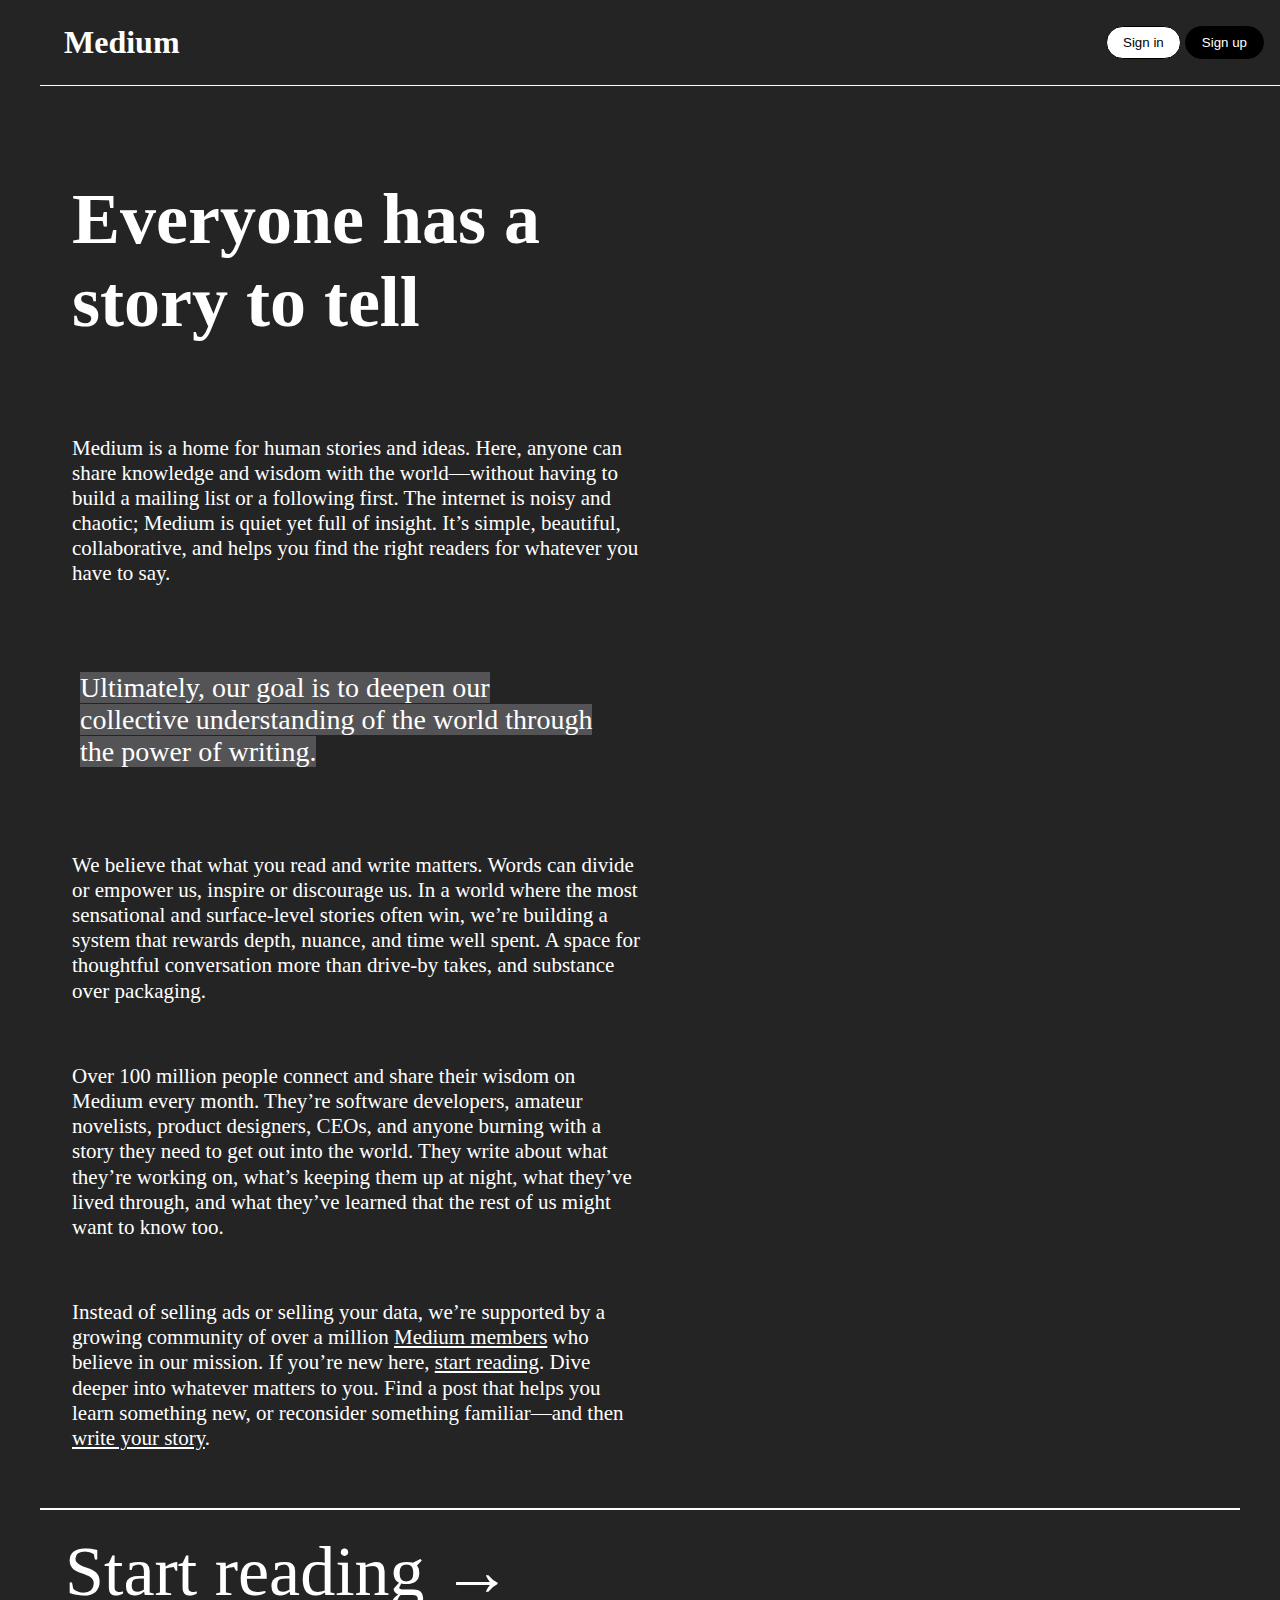
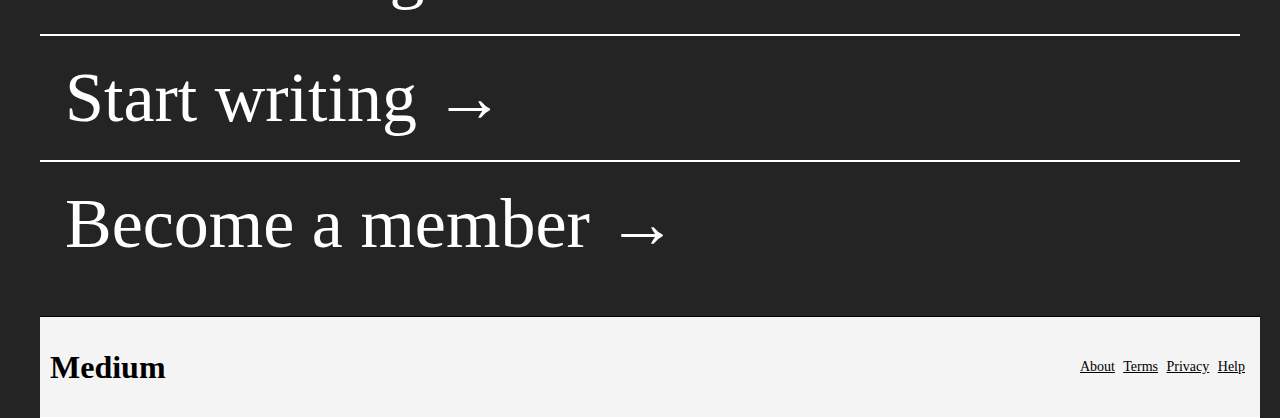
<file: story.html>
<!DOCTYPE html>
<html lang="en">

<head>
    <meta charset="UTF-8">
    <meta name="viewport" content="width=device-width, initial-scale=1.0">
    <title>stories</title>
    <link rel="stylesheet" href="story.css" />
    <link rel="icon" href="medium logo.png">
<link href="https://fonts.googleapis.com/css2?family=Jersey+15&family=Modak&family=Montserrat:ital,wght@0,100..900;1,100..900&family=Poppins:ital,wght@0,100;0,200;0,300;0,400;0,500;0,600;0,700;0,800;0,900;1,100;1,200;1,300;1,400;1,500;1,600;1,700;1,800;1,900&family=Raleway:ital,wght@0,100..900;1,100..900&family=Roboto+Condensed:ital,wght@0,100..900;1,100..900&family=Roboto:ital,wght@0,100;0,300;0,400;0,500;0,700;0,900;1,100;1,300;1,400;1,500;1,700;1,900&family=Rubik+Vinyl&display=swap" rel="stylesheet">

</head>

<body>
    <header>
        <div class="logo">Medium</div>
        <div class="header-button">
            <button>Sign in</button>
            <button class="sign-up">Sign up</button>
        </div>
    </header>

    <div class="hero-section">
        <div class="medium-section">
            <div class="hero">
                <h2>Everyone has a story to tell</h2>
            </div>
            <div>
                <p>
                    Medium is a home for human stories and ideas. Here, anyone can share knowledge and wisdom with the
                    world—without having to build a mailing list or a following first. The internet is noisy and
                    chaotic; Medium is quiet yet full of insight. It’s simple, beautiful, collaborative, and helps you
                    find the right readers for whatever you have to say.
                </p>
            </div>
            <br />
            <br />
            <blockquote>
                <span class="blockquote">
                    Ultimately, our goal is to deepen our collective understanding of the world through the power of
                    writing.
                </span>
            </blockquote>
            <br />
            <br />
            <div>
                <p>We believe that what you read and write matters. Words can divide or empower us, inspire or
                    discourage us. In a world where the most sensational and surface-level stories often win, we’re
                    building a system that rewards depth, nuance, and time well spent. A space for thoughtful
                    conversation more than drive-by takes, and substance over packaging.</p>
            </div>
            <br>
            <div>
                <p>
                    Over 100 million people connect and share their wisdom on Medium every month. They’re software
                    developers, amateur novelists, product designers, CEOs, and anyone burning with a story they need to
                    get out into the world. They write about what they’re working on, what’s keeping them up at night,
                    what they’ve lived through, and what they’ve learned that the rest of us might want to know too.
                </p>
            </div>
            <br>
            <div>
                <p>
                    Instead of selling ads or selling your data, we’re supported by a growing community of over a
                    million <a href="#">Medium members</a> who believe in our mission. If you’re new here, <span>
                        <a href="#">start reading</a></span>. Dive deeper into whatever matters to you. Find a post
                    that helps you learn something new, or reconsider something familiar—and then <a href="#">write your
                        story</a>.
                </p>
            </div>
        </div>

        <br>
        <br>
        <span>
            <a class="start-reading" href="#">
                <div class="read">
                    <span class="reading">Start reading</span>
                    <span class="arrow">→</span>
                </div>
            </a>
        </span>

        <span>
            <a class="start-reading" href="#">
                <div class="read">
                    <span class="reading">Start writing</span>
                    <span class="arrow">→</span>
                </div>
            </a>
        </span>

        <span>
            <a class="start-reading" href="#">
                <div class="read">
                    <span class="reading">Become a member</span>
                    <span class="arrow">→</span>
                </div>
            </a>
        </span>
    </div>


    <footer>
        <h1 class="logo">Medium</h1>
        <nav>
            <a class="a-tag" href="#">About</a>
            <a class="a-tag" href="#">Terms</a>
            <a class="a-tag" href="#">Privacy</a>
            <a class="a-tag" href="#">Help</a>
        </nav>
    </footer>
</body>

</html>
</file>
<file: story.css>
body {
    font-family: 'Georgia', serif;
    margin: 0;
    padding: 0;
    background-color: #242424;
    color: #ffffff;
    width: 100%;
    max-height: 100vh;
    max-width: 1200px;
    margin: 0 auto;
}

header {
    border-bottom: 1px solid #ddd;
    padding-top: 20px;
    padding-bottom: 20px;
    text-align: center;
}

header h1 {
    margin: 0;
    font-size: 24px;
    font-weight: normal;
}



header,
footer {
    max-width: 1200px;
    margin: 0 auto;
    display: flex;
    justify-content: space-between;
    align-items: center;
    padding: 1.5rem;
    width: 100%;
    border-bottom: 1px solid #ffffff;
    top: 0;
    left: 0;
    z-index: 1000;
}

footer {
    bottom: 0;
    top: auto;
    border-top: 1px solid #000000;
    width: 100%;
}

header .logo,
footer .logo {
    font-size: 2rem;
    font-weight: bold;
}

header button {
    padding: 8px 16px;
    border: 1px solid black;
    border-radius: 9999px;
    background-color: white;
    cursor: pointer;
    transition: background-color 0.3s, transform 0.1s;
}

header button:hover {
    background-color: #e0e0e0;
}

header button:active {
    transform: scale(0.98);
}

header button.sign-up {
    background-color: black;
    color: white;
}

.hero-section {
    overflow-x: hidden;
    overflow-y: hidden;
    overflow: hidden
}

.medium-section {
    width: 50%;
}

div .hero {
    display: flex;
    margin: 2rem;
    justify-content: flex-start;
    font-size: 3rem;
}

p {
    margin-left: 2rem;
    font-size: 21px;
    line-height: 1.2;
}

blockquote {
    font-size: 28px;
}

.blockquote {
    color: #ffffff;
    background-color: #545456;
}

a {
    color: #ffffff;
}

.start-reading {
    display: flex;
    width: 100%;
    display: flex;
    padding: 25px;
    font-size: 70px;
    border-top: 2px solid #ffffff;
    text-decoration: none;
    line-height: 74px;
}

.start-reading:hover {
    color: #000000;
    background-color: #ffffff;
}


.arrow {
    text-align: end;
}


footer {
    text-align: center;
    margin-top: 30px;
    padding: 10px;
    background-color: #f4f4f4;
    font-size: 14px;
    color: #000000;
}


footer {
    bottom: 0;
    top: auto;
    border-top: 1px solid #000000;
}

.a-tag {
    color: #000000;
    margin-right: 5px;
}
</file>
